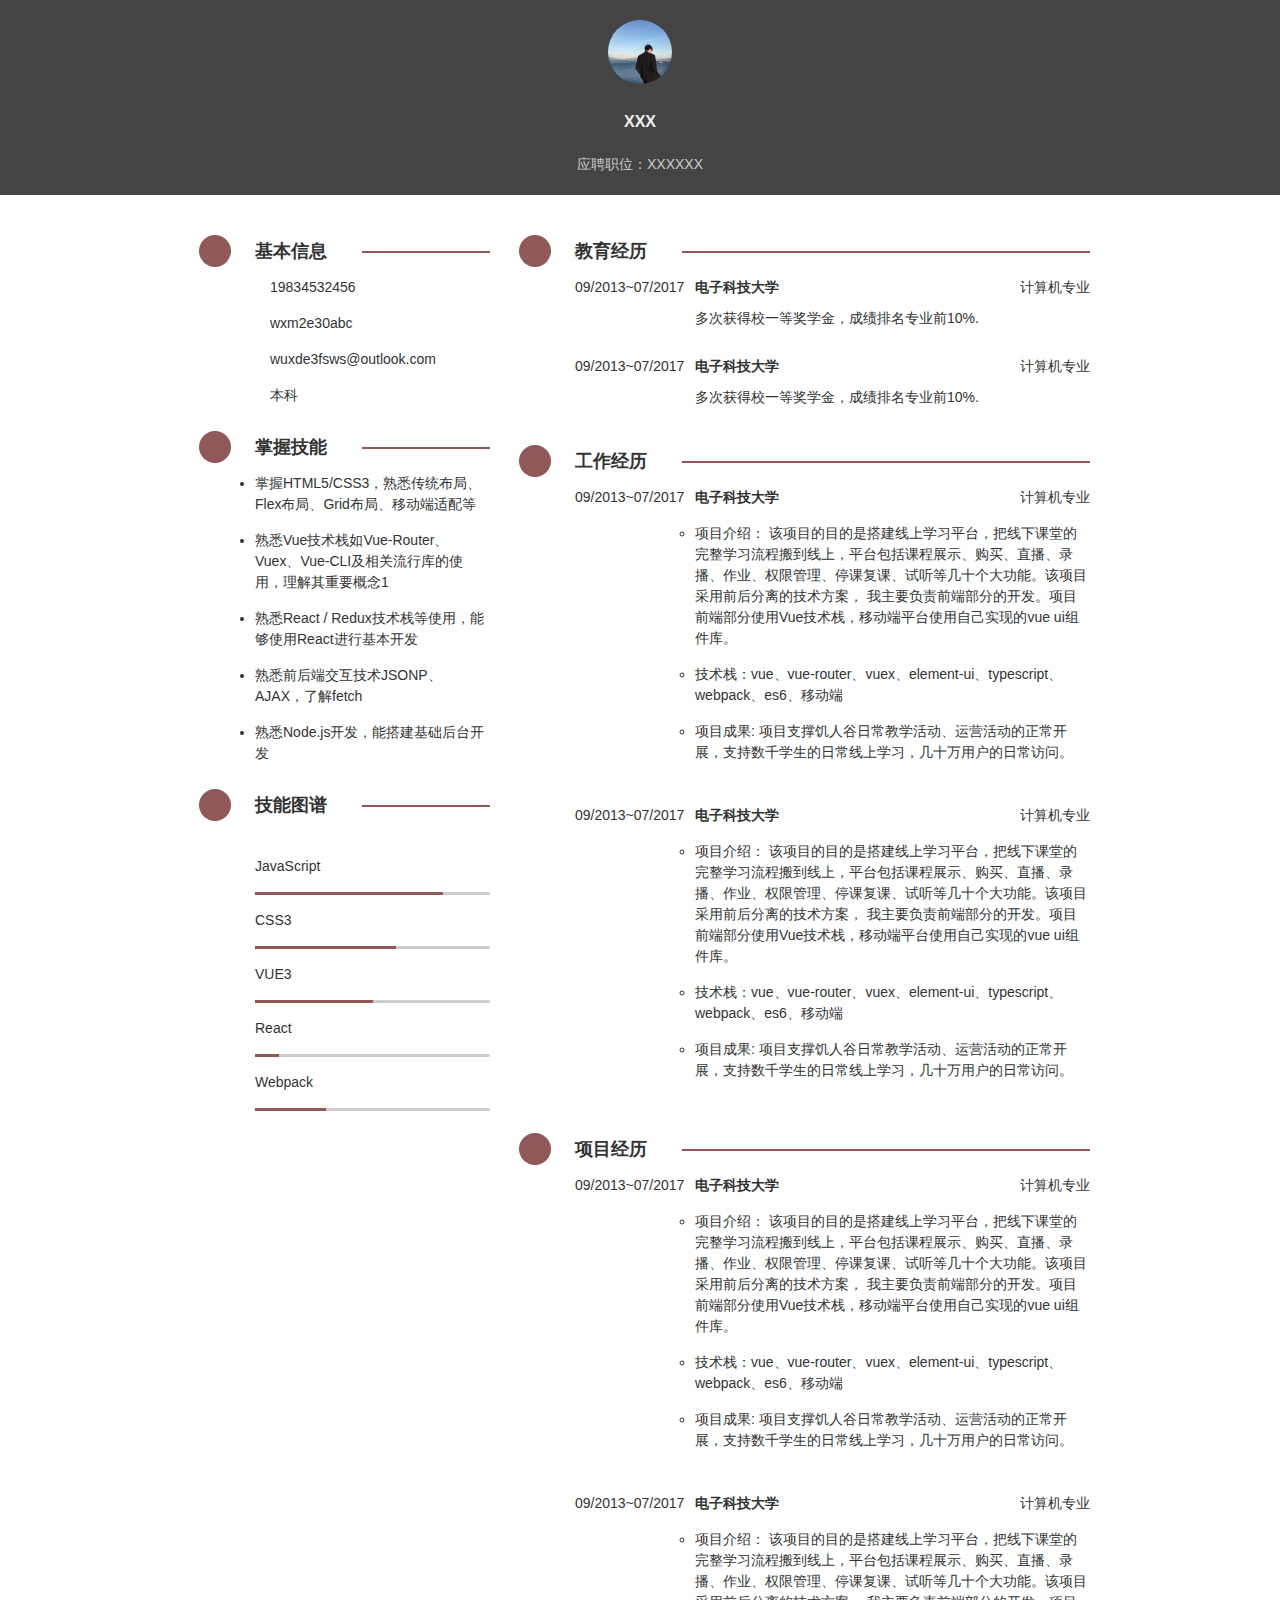
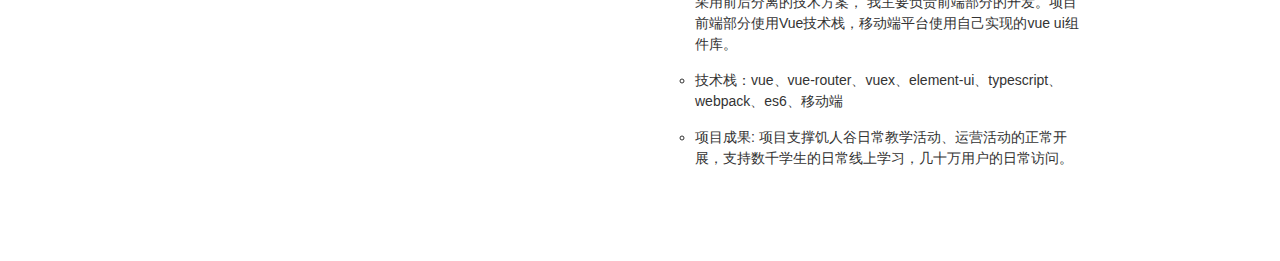
<file: public/index.html>
<!DOCTYPE html>
<html lang="en">

<head>
  <meta charset="UTF-8">
  <meta http-equiv="X-UA-Compatible" content="IE=edge">
  <meta name="viewport" content="width=device-width, initial-scale=1.0">
  <title>我的简历</title>
  <link rel="stylesheet" href="css/reset.css">
  <link rel="stylesheet" href="css/index.css">
  <link rel="stylesheet" href="//at.alicdn.com/t/font_2577815_gyonojxjrp.css">
</head>

<body>
  <div class="wrapper">
    <header>
      <img src="img/resume-avatar.jpeg" alt="头像" class="avatar">
      <h1>XXX</h1>
      <p>应聘职位：XXXXXX</p>
    </header>
    <div class="content">
      <aside>
        <section class="basic-info">
          <i class="iconfont icon-user"></i>
          <h2>基本信息</h2>
          <ul>
            <li><i class="iconfont icon-phone"></i><span>19834532456</span></li>
            <li><i class="iconfont icon-wechat1"></i><span>wxm2e30abc</span></li>
            <li><i class="iconfont icon-mail"></i><span>wuxde3fsws@outlook.com</span></li>
            <li><i class="iconfont icon-xueli"></i><span>本科</span></li>
          </ul>
        </section>
        <section class="master-skill">
          <i class="iconfont icon-skill"></i>
          <h2>掌握技能</h2>
          <ul>
            <li><span>掌握HTML5/CSS3，熟悉传统布局、Flex布局、Grid布局、移动端适配等</span></li>
            <li><span>熟悉Vue技术栈如Vue-Router、Vuex、Vue-CLI及相关流行库的使用，理解其重要概念1</span></li>
            <li><span>熟悉React / Redux技术栈等使用，能够使用React进行基本开发</span></li>
            <li><span>熟悉前后端交互技术JSONP、AJAX，了解fetch</span></li>
            <li><span>熟悉Node.js开发，能搭建基础后台开发</span></li>
          </ul>
        </section>
        <section class="skill-map">
          <i class="iconfont icon-data"></i>
          <h2>技能图谱</h2>
          <dl>
            <dt>JavaScript</dt>
            <dd data-process="80">
              <span></span>
            </dd>
            <dt>CSS3</dt>
            <dd data-process="60">
              <span></span>
            </dd>
            <dt>VUE3</dt>
            <dd data-process="50">
              <span></span>
            </dd>
            <dt>React</dt>
            <dd data-process="10">
              <span></span>
            </dd>
            <dt>Webpack</dt>
            <dd data-process="30">
              <span></span>
            </dd>
          </dl>
        </section>
      </aside>
      <main>
        <section class="edu-exper">
          <i class="iconfont icon-xueli"></i>
          <h2>教育经历</h2>
          <ul>
            <li>
              <span>
                09/2013~07/2017
              </span>
              <span>
                电子科技大学
              </span>
              <span>计算机专业</span>
              <p>多次获得校一等奖学金，成绩排名专业前10%.</p>
            </li>
            <li>
              <span>
                09/2013~07/2017
              </span>
              <span>
                电子科技大学
              </span>
              <span>计算机专业</span>
              <p>多次获得校一等奖学金，成绩排名专业前10%.</p>
            </li>
          </ul>
        </section>
        <section class="job-exper">
          <i class="iconfont icon-job"></i>
          <h2>工作经历</h2>

          <ul>
            <li>
              <span>
                09/2013~07/2017
              </span>
              <span>
                电子科技大学
              </span>
              <span>计算机专业</span>
              <ul class="desc">
                <li>项目介绍： 该项目的目的是搭建线上学习平台，把线下课堂的完整学习流程搬到线上，平台包括课程展示、购买、直播、录播、作业、权限管理、停课复课、试听等几十个大功能。该项目采用前后分离的技术方案，
                  我主要负责前端部分的开发。项目前端部分使用Vue技术栈，移动端平台使用自己实现的vue ui组件库。</li>
                <li>技术栈：vue、vue-router、vuex、element-ui、typescript、webpack、es6、移动端
                </li>
                <li>项目成果: 项目支撑饥人谷日常教学活动、运营活动的正常开展，支持数千学生的日常线上学习，几十万用户的日常访问。</li>

              </ul>
            </li>
            <li>
              <span>
                09/2013~07/2017
              </span>
              <span>
                电子科技大学
              </span>
              <span>计算机专业</span>
              <ul class="desc">
                <li>项目介绍： 该项目的目的是搭建线上学习平台，把线下课堂的完整学习流程搬到线上，平台包括课程展示、购买、直播、录播、作业、权限管理、停课复课、试听等几十个大功能。该项目采用前后分离的技术方案，
                  我主要负责前端部分的开发。项目前端部分使用Vue技术栈，移动端平台使用自己实现的vue ui组件库。</li>
                <li>技术栈：vue、vue-router、vuex、element-ui、typescript、webpack、es6、移动端
                </li>
                <li>项目成果: 项目支撑饥人谷日常教学活动、运营活动的正常开展，支持数千学生的日常线上学习，几十万用户的日常访问。</li>

              </ul>
            </li>
          </ul>
        </section>
        <section class="pro-exper">
          <i class="iconfont icon-xiangmu"></i>
          <h2>项目经历</h2>

          <ul>
            <li>
              <span>
                09/2013~07/2017
              </span>
              <span>
                电子科技大学
              </span>
              <span>计算机专业</span>
              <ul class="desc">
                <li>项目介绍： 该项目的目的是搭建线上学习平台，把线下课堂的完整学习流程搬到线上，平台包括课程展示、购买、直播、录播、作业、权限管理、停课复课、试听等几十个大功能。该项目采用前后分离的技术方案，
                  我主要负责前端部分的开发。项目前端部分使用Vue技术栈，移动端平台使用自己实现的vue ui组件库。</li>
                <li>技术栈：vue、vue-router、vuex、element-ui、typescript、webpack、es6、移动端
                </li>
                <li>项目成果: 项目支撑饥人谷日常教学活动、运营活动的正常开展，支持数千学生的日常线上学习，几十万用户的日常访问。</li>

              </ul>
            </li>
            <li>
              <span>
                09/2013~07/2017
              </span>
              <span>
                电子科技大学
              </span>
              <span>计算机专业</span>
              <ul class="desc">
                <li>项目介绍： 该项目的目的是搭建线上学习平台，把线下课堂的完整学习流程搬到线上，平台包括课程展示、购买、直播、录播、作业、权限管理、停课复课、试听等几十个大功能。该项目采用前后分离的技术方案，
                  我主要负责前端部分的开发。项目前端部分使用Vue技术栈，移动端平台使用自己实现的vue ui组件库。</li>
                <li>技术栈：vue、vue-router、vuex、element-ui、typescript、webpack、es6、移动端
                </li>
                <li>项目成果: 项目支撑饥人谷日常教学活动、运营活动的正常开展，支持数千学生的日常线上学习，几十万用户的日常访问。</li>

              </ul>
            </li>
          </ul>
        </section>
      </main>
    </div>

  </div>
  <script src="./js/index.js"></script>
</body>

</html>
</file>
<file: public/css/index.css>
body {
  font-family: Arial, Helvetica, sans-serif;
  color:#333;
  font-size: 14px;
  line-height:1.5;
}

h2 {
  font-size: 18px;
  font-weight: bold;
}

.wrapper {
  background: #fff;
  margin: 0 auto;
  display: grid;
  grid: auto auto / 1fr 900px 1fr;
  padding-bottom: 50px;
}


header {
  grid-area: 1 / 1 / 2 / -1;
  background:#444;
  text-align: center;
  padding: 20px 0;
  color:#ccc
}

header img {
  height: 64px;
  width: 64px;
  border-radius: 50%;
}
header h1 {
  margin: 20px 0;
  color:#eee;
  font-size: 16px;
  font-weight: bold;
}
.content {

  grid-area: 2 / 2 / -1 / -2;
  width: 800px;
  display: grid;
  grid: 1fr / 300px 600px;

  padding-top:30px
  /* background: rgb(115, 139, 115); */
}

aside {
  width: 100%;
  grid-area: 1 / 1 / -1 / 2;
  
}
section {
  display: grid;
  grid:auto auto / 50px 1fr;
  justify-items:left;
  align-items: center;
  column-gap: 15px;

}
section>i {
  grid-area: 1/1/2/2;
  justify-self: center;
  display:inline-block;
  height:32px;
  width:32px;
  margin: 10px;

  background: rgb(145, 88, 88);
  border-radius: 50%;
  text-align:center
}
section>i::before {
  color:white;
  line-height: 32px;
}
section > h2 {
  grid-area: 1/2/2/-1;
  position: relative;
  font-weight: bold;
}
section > h2::after {
  content: '';
  display: inline-block;
  border-top: 2px solid rgb(145, 88, 88);
  width: 128px;
  vertical-align: middle;

  position: relative;
  left:35px;
}

aside   ul li{
  margin-bottom: 15px;
}
aside ul li span {
  margin-left: 15px;
}
section > ul {
  grid-area: 2/2/-1/-1;
  width: 100%;
}

aside .master-skill li {
  list-style-type: disc;
}

aside  .master-skill  li span {
  margin-left: 0;
}

aside .skill-map dl{
  grid-area: 2/-1/-1/2;
  width: 100%;
  margin-top: 20px;
}
aside .skill-map dl dt{
  padding: 5px 0;
}
aside .skill-map dl dd{
  position: relative;
  width: 100%;
  height: 3px;
  background: #ccc;
  border-radius: 3px;
  margin: 10px 0;
}

aside .skill-map dl dd span{
  position: absolute;
  height: 3px;
  background: rgb(145, 88, 88);
}
main {
  margin-left: 20px;
}



main section h2:after{
  width:408px;;
}

main section>ul>li {

  display: grid;
  grid: auto auto / 120px 1fr 120px;
  margin-bottom: 27px;
}

main section li span:first-child {
  grid-area: 1/2/2/1;
}

main section li span:nth-child(2){

  grid-area: 1/3/2/2;
  font-weight: bold;
}

main section li span:nth-child(3){
  grid-area: 1/-1/2/-2;
  justify-self: right;
}

main section li>p {
  grid-area: 2/-1/-1/2;
  margin-top: 10px;
}

.job-exper ul.desc,.pro-exper ul.desc {

  grid-area: 2/-1/-1/2;
}

.job-exper ul.desc li,.pro-exper ul.desc li{
  list-style:circle;
  margin: 15px 0;
}
</file>
